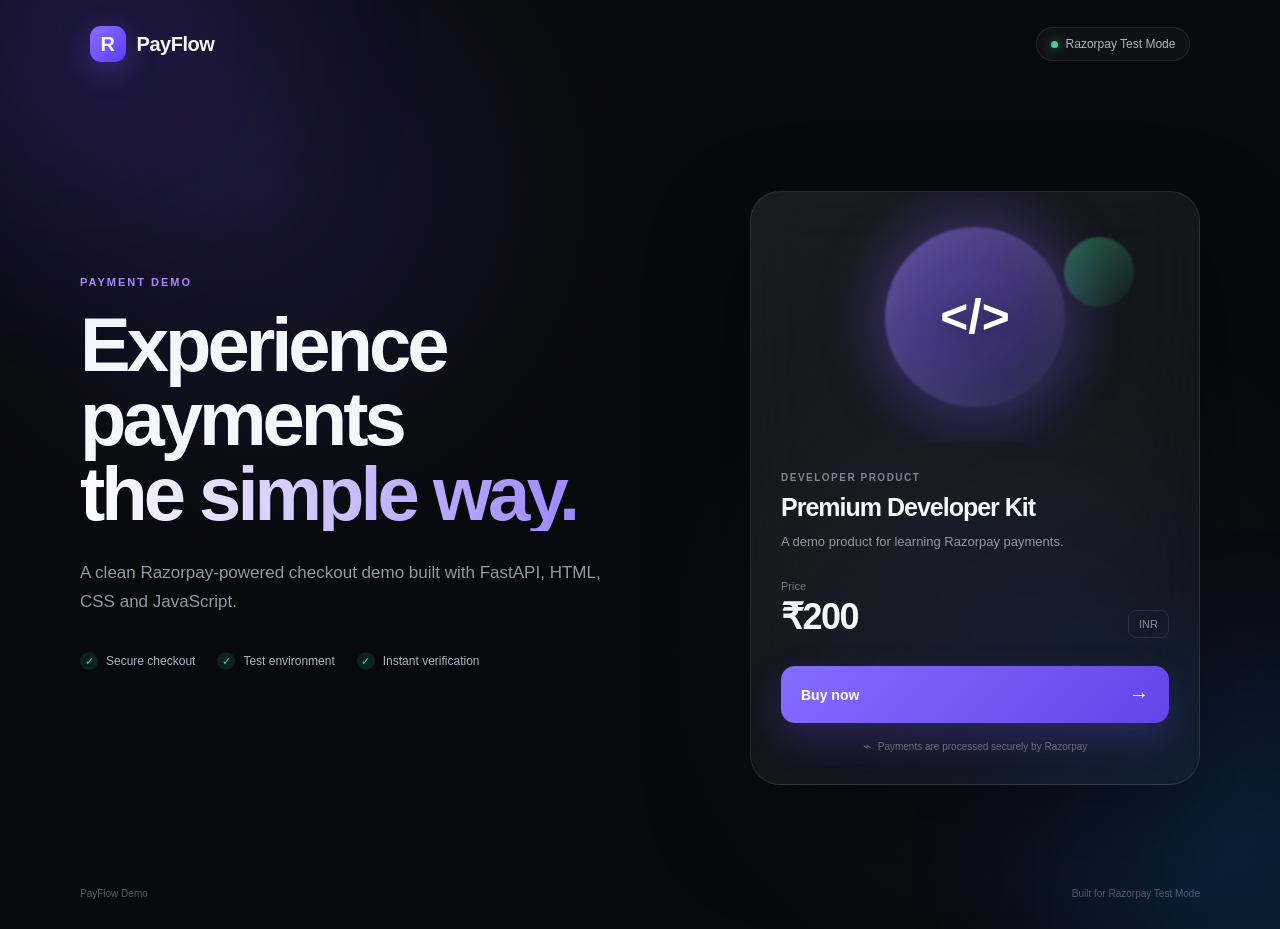
<file: templates/index.html>
<!DOCTYPE html>
<html lang="en">

<head>
    <meta charset="UTF-8">
    <meta name="viewport" content="width=device-width, initial-scale=1.0">

    <title>Premium Developer Kit — RazorPay Demo</title>
    <link rel="stylesheet" href="/static/css/style.css">
</head>

<body>

    <div class="background-glow glow-one"></div>
    <div class="background-glow glow-two"></div>

    <nav class="navbar">

        <div class="brand">
            <div class="brand-icon">R</div>
            <span>PayFlow</span>
        </div>

        <div class="nav-badge">
            <span class="status-dot"></span>
            Razorpay Test Mode
        </div>

    </nav>


    <main class="hero">

        <section class="hero-content">

            <div class="eyebrow">
                PAYMENT DEMO
            </div>

            <h1>
                Experience payments
                <span>the simple way.</span>
            </h1>

            <p class="hero-description">
                A clean Razorpay-powered checkout demo built with
                FastAPI, HTML, CSS and JavaScript.
            </p>

            <div class="trust-row">

                <div class="trust-item">
                    <div class="trust-icon">✓</div>
                    <span>Secure checkout</span>
                </div>

                <div class="trust-item">
                    <div class="trust-icon">✓</div>
                    <span>Test environment</span>
                </div>

                <div class="trust-item">
                    <div class="trust-icon">✓</div>
                    <span>Instant verification</span>
                </div>

            </div>

        </section>


        <section class="product-card">

            <div class="product-visual">

                <div class="product-orb orb-main"></div>
                <div class="product-orb orb-small"></div>

                <div class="product-symbol">
                    &lt;/&gt;
                </div>

            </div>


            <div class="product-info">

                <div class="product-category">
                    DEVELOPER PRODUCT
                </div>

                <h2>Premium Developer Kit</h2>

                <p>
                    A demo product for learning Razorpay payments.
                </p>

                <div class="price-row">

                    <div>
                        <span class="price-label">Price</span>

                        <div class="price">
                            ₹200
                        </div>
                    </div>

                    <div class="currency">
                        INR
                    </div>

                </div>


                <button class="buy-button" onclick="startPayment()">

                    <span>Buy now</span>

                    <span class="arrow">→</span>

                </button>


                <div class="secure-note">

                    <span class="lock">⌁</span>

                    Payments are processed securely by Razorpay

                </div>

            </div>

        </section>

    </main>


    <footer>

        <span>PayFlow Demo</span>

        <span>Built for Razorpay Test Mode</span>

    </footer>

    <script>
        const PRODUCT = {
            name: "Premium Developer Kit",
            description: "A demo product for learning Razorpay payments.",
            price: 200,
            currency: "INR"
        };

        async function startPayment() {

            const response = await fetch("/create-order", {
                method: "POST",

                headers: {
                    "Content-Type": "application/json"
                },

                body: JSON.stringify({
                    amount: PRODUCT.price,
                    currency: PRODUCT.currency
                })
            });

            const data = await response.json();

            window.location.href =
                `/payment?order_id=${encodeURIComponent(data.order_id)}`;
        }

    </script>

</body>

</html>
</file>
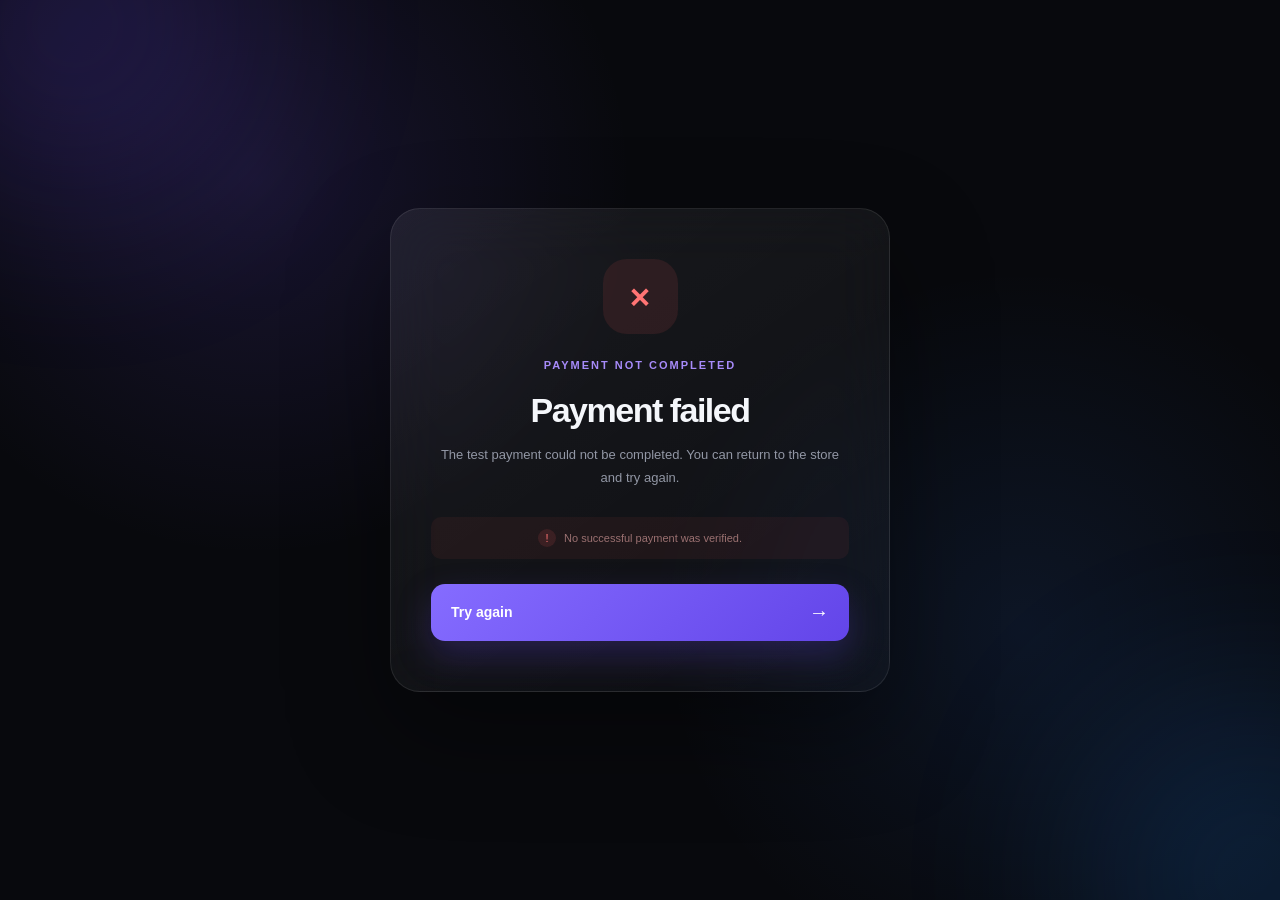
<file: templates/failed.html>
<!DOCTYPE html>
<html lang="en">

<head>

    <meta charset="UTF-8">

    <meta name="viewport" content="width=device-width, initial-scale=1.0">

    <title>Payment Failed — PayFlow</title>

    <link rel="stylesheet" href="/static/css/style.css">

</head>

<body>

    <div class="background-glow glow-one"></div>
    <div class="background-glow glow-two"></div>


    <main class="result-wrapper">

        <div class="result-card failed-card">

            <div class="result-icon failed-icon">
                ×
            </div>

            <div class="eyebrow">
                PAYMENT NOT COMPLETED
            </div>

            <h1>
                Payment failed
            </h1>

            <p>
                The test payment could not be completed.
                You can return to the store and try again.
            </p>


            <div class="failed-notice">

                <span>!</span>

                <div>
                    No successful payment was verified.
                </div>

            </div>


            <a href="/" class="buy-button result-button">

                <span>Try again</span>

                <span class="arrow">→</span>

            </a>

        </div>

    </main>

</body>

</html>
</file>
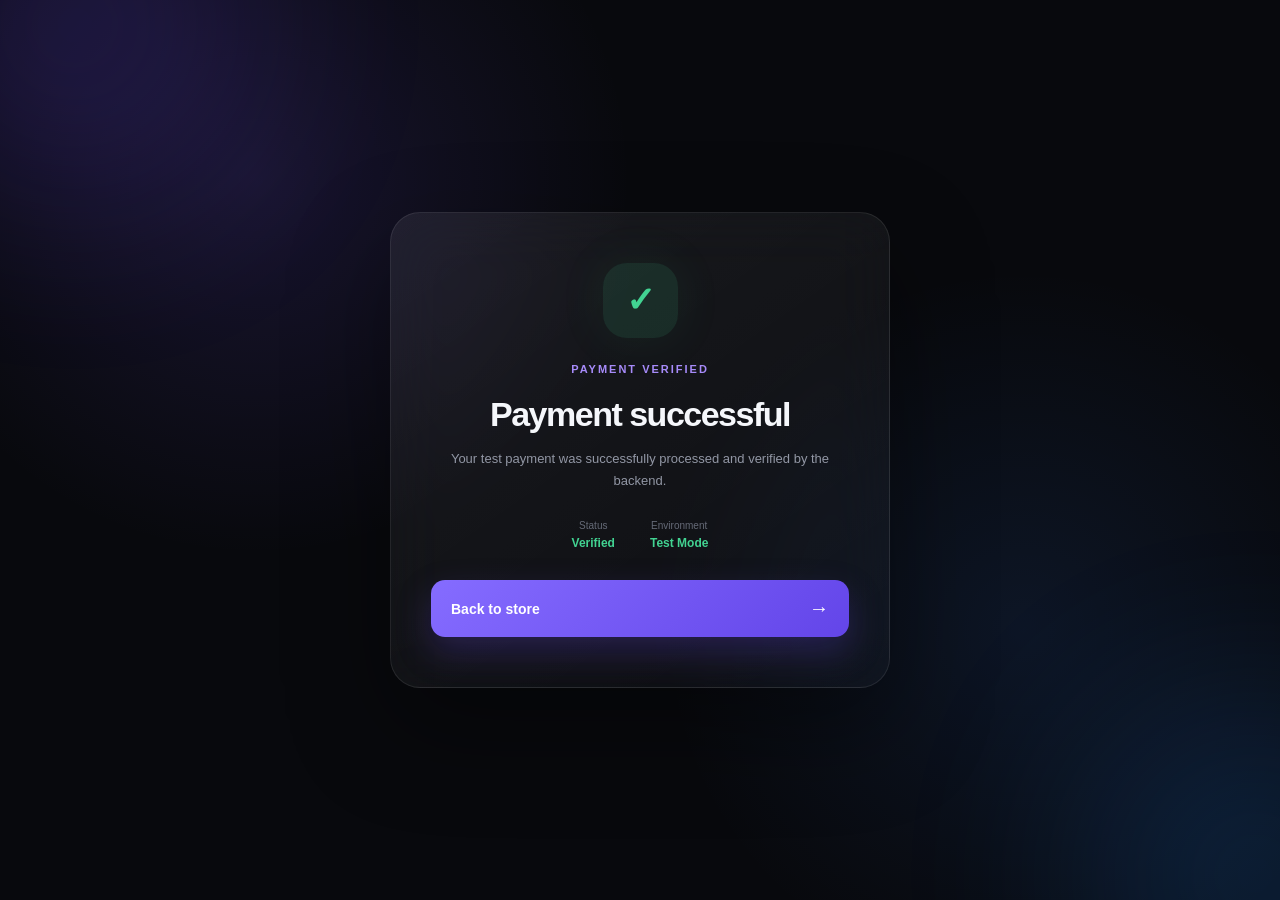
<file: templates/success.html>
<!DOCTYPE html>
<html lang="en">

<head>

    <meta charset="UTF-8">

    <meta name="viewport" content="width=device-width, initial-scale=1.0">

    <title>Payment Successful — PayFlow</title>

    <link rel="stylesheet" href="/static/css/style.css">

</head>

<body>

    <div class="background-glow glow-one"></div>
    <div class="background-glow glow-two"></div>


    <main class="result-wrapper">

        <div class="result-card success-card">

            <div class="result-icon success-icon">
                ✓
            </div>

            <div class="eyebrow">
                PAYMENT VERIFIED
            </div>

            <h1>
                Payment successful
            </h1>

            <p>
                Your test payment was successfully processed
                and verified by the backend.
            </p>


            <div class="success-details">

                <div>
                    <span>Status</span>
                    <strong>Verified</strong>
                </div>

                <div>
                    <span>Environment</span>
                    <strong>Test Mode</strong>
                </div>

            </div>


            <a href="/" class="buy-button result-button">

                <span>Back to store</span>

                <span class="arrow">→</span>

            </a>

        </div>

    </main>

</body>

</html>
</file>
<file: static/css/style.css>
* {
    margin: 0;
    padding: 0;
    box-sizing: border-box;
}


:root {
    --bg: #08090d;
    --card: rgba(20, 22, 30, 0.78);
    --border: rgba(255, 255, 255, 0.09);
    --text: #f5f7fb;
    --muted: #9297a5;
    --accent: #7c5cff;
    --accent-light: #a78bfa;
    --success: #42d392;
}


body {
    min-height: 100vh;

    background:
        radial-gradient(circle at 20% 20%,
            rgba(124, 92, 255, 0.14),
            transparent 30%),
        radial-gradient(circle at 80% 70%,
            rgba(58, 134, 255, 0.10),
            transparent 30%),
        var(--bg);

    color: var(--text);

    font-family:
        Inter,
        -apple-system,
        BlinkMacSystemFont,
        "Segoe UI",
        sans-serif;

    overflow-x: hidden;
}


/* Background effects */

.background-glow {
    position: fixed;

    width: 350px;
    height: 350px;

    border-radius: 50%;

    filter: blur(100px);

    opacity: 0.18;

    pointer-events: none;
}


.glow-one {
    background: #714cff;

    top: -150px;
    left: -100px;
}


.glow-two {
    background: #258aff;

    right: -150px;
    bottom: -150px;
}


/* Navbar */

.navbar {
    width: 100%;

    padding: 26px 7%;

    display: flex;

    align-items: center;

    justify-content: space-between;

    position: relative;

    z-index: 5;
}


.brand {
    display: flex;

    align-items: center;

    gap: 11px;

    font-size: 20px;

    font-weight: 700;

    letter-spacing: -0.5px;
}


.brand-icon {
    width: 36px;
    height: 36px;

    border-radius: 11px;

    display: flex;

    align-items: center;
    justify-content: center;

    background:
        linear-gradient(135deg,
            #8b6cff,
            #5c3eff);

    box-shadow:
        0 8px 30px rgba(124, 92, 255, 0.35);

    font-weight: 800;
}


.nav-badge {
    padding: 9px 14px;

    border: 1px solid var(--border);

    background: rgba(255, 255, 255, 0.035);

    border-radius: 100px;

    color: #aeb3c0;

    font-size: 12px;

    display: flex;

    align-items: center;

    gap: 8px;
}


.status-dot {
    width: 7px;
    height: 7px;

    background: var(--success);

    border-radius: 50%;

    box-shadow:
        0 0 12px rgba(66, 211, 146, 0.7);
}


/* Hero */

.hero {
    max-width: 1180px;

    margin: auto;

    min-height: calc(100vh - 100px);

    padding: 70px 30px;

    display: grid;

    grid-template-columns: 1fr 450px;

    gap: 90px;

    align-items: center;
}


.hero-content {
    padding-bottom: 30px;
}


.eyebrow {
    color: var(--accent-light);

    font-size: 11px;

    font-weight: 800;

    letter-spacing: 2px;

    margin-bottom: 20px;
}


.hero h1 {
    max-width: 700px;

    font-size: clamp(46px, 6vw, 76px);

    line-height: 0.98;

    letter-spacing: -4px;

    margin-bottom: 28px;
}


.hero h1 span {
    display: block;

    background:
        linear-gradient(90deg,
            #ffffff,
            #8d73ff);

    -webkit-background-clip: text;

    background-clip: text;

    color: transparent;
}


.hero-description {
    max-width: 560px;

    color: var(--muted);

    font-size: 17px;

    line-height: 1.7;

    margin-bottom: 35px;
}


.trust-row {
    display: flex;

    gap: 22px;

    flex-wrap: wrap;
}


.trust-item {
    display: flex;

    align-items: center;

    gap: 8px;

    color: #aeb3c0;

    font-size: 12px;
}


.trust-icon {
    width: 18px;
    height: 18px;

    display: flex;

    align-items: center;
    justify-content: center;

    border-radius: 50%;

    background: rgba(66, 211, 146, 0.12);

    color: var(--success);

    font-size: 11px;
}


/* Product card */

.product-card {
    background:
        linear-gradient(145deg,
            rgba(255, 255, 255, 0.08),
            rgba(255, 255, 255, 0.025));

    border: 1px solid var(--border);

    border-radius: 30px;

    overflow: hidden;

    backdrop-filter: blur(30px);

    box-shadow:
        0 40px 100px rgba(0, 0, 0, 0.4);

    transition:
        transform 0.35s ease,
        border-color 0.35s ease;
}


.product-card:hover {
    transform: translateY(-6px);

    border-color:
        rgba(124, 92, 255, 0.3);
}


.product-visual {
    height: 250px;

    position: relative;

    overflow: hidden;

    display: flex;

    align-items: center;

    justify-content: center;

    background:
        radial-gradient(circle at center,
            rgba(124, 92, 255, 0.22),
            transparent 55%);
}


.product-orb {
    position: absolute;

    border-radius: 50%;

    filter: blur(1px);
}


.orb-main {
    width: 180px;
    height: 180px;

    background:
        linear-gradient(135deg,
            rgba(138, 109, 255, 0.55),
            rgba(60, 40, 180, 0.12));

    box-shadow:
        inset 0 0 50px rgba(255, 255, 255, 0.08),
        0 0 70px rgba(124, 92, 255, 0.3);
}


.orb-small {
    width: 70px;
    height: 70px;

    right: 65px;
    top: 45px;

    background:
        linear-gradient(135deg,
            rgba(66, 211, 146, 0.4),
            rgba(30, 130, 100, 0.05));
}


.product-symbol {
    position: relative;

    z-index: 2;

    font-size: 48px;

    font-weight: 800;

    color: white;

    text-shadow:
        0 5px 25px rgba(0, 0, 0, 0.5);
}


.product-info {
    padding: 30px;
}


.product-category {
    font-size: 10px;

    letter-spacing: 1.5px;

    font-weight: 800;

    color: #7f8492;

    margin-bottom: 10px;
}


.product-info h2 {
    font-size: 25px;

    letter-spacing: -1px;

    margin-bottom: 10px;
}


.product-info p {
    color: var(--muted);

    line-height: 1.6;

    font-size: 13px;
}


.price-row {
    margin: 28px 0;

    display: flex;

    align-items: end;

    justify-content: space-between;
}


.price-label {
    display: block;

    font-size: 11px;

    color: #737886;

    margin-bottom: 4px;
}


.price {
    font-size: 36px;

    font-weight: 750;

    letter-spacing: -1.5px;
}


.currency {
    font-size: 11px;

    color: #858a97;

    border: 1px solid var(--border);

    padding: 7px 10px;

    border-radius: 8px;
}


/* Buttons */

.buy-button {
    width: 100%;

    border: 0;

    padding: 17px 20px;

    border-radius: 14px;

    cursor: pointer;

    background:
        linear-gradient(135deg,
            #856cff,
            #6345e9);

    color: white;

    font-size: 14px;

    font-weight: 700;

    display: flex;

    align-items: center;

    justify-content: space-between;

    box-shadow:
        0 15px 35px rgba(102, 73, 235, 0.25);

    transition:
        transform 0.2s ease,
        box-shadow 0.2s ease,
        opacity 0.2s ease;
}


.buy-button:hover:not(:disabled) {
    transform: translateY(-2px);

    box-shadow:
        0 20px 40px rgba(102, 73, 235, 0.35);
}


.buy-button:disabled {
    opacity: 0.65;

    cursor: not-allowed;
}


.arrow {
    font-size: 20px;

    transition: transform 0.2s ease;
}


.buy-button:hover .arrow {
    transform: translateX(4px);
}


.secure-note {
    margin-top: 15px;

    display: flex;

    justify-content: center;

    align-items: center;

    gap: 7px;

    color: #696e7c;

    font-size: 10px;
}


.lock {
    font-size: 14px;
}


/* Footer */

footer {
    max-width: 1180px;

    margin: auto;

    padding: 0 30px 30px;

    display: flex;

    justify-content: space-between;

    color: #555a66;

    font-size: 10px;
}


/* Checkout */

.checkout-wrapper {
    max-width: 620px;

    margin: auto;

    padding: 50px 25px 80px;
}


.back-link {
    color: #888e9c;

    text-decoration: none;

    font-size: 13px;

    display: inline-block;

    margin-bottom: 20px;
}


.back-link:hover {
    color: white;
}


.checkout-card {
    padding: 34px;

    border-radius: 28px;

    border: 1px solid var(--border);

    background:
        linear-gradient(145deg,
            rgba(255, 255, 255, 0.07),
            rgba(255, 255, 255, 0.025));

    backdrop-filter: blur(30px);

    box-shadow:
        0 40px 100px rgba(0, 0, 0, 0.4);
}


.checkout-header {
    display: flex;

    gap: 16px;

    align-items: center;

    margin-bottom: 30px;
}


.checkout-header h1 {
    font-size: 26px;

    letter-spacing: -1px;
}


.checkout-icon {
    width: 46px;
    height: 46px;

    border-radius: 14px;

    display: flex;

    align-items: center;
    justify-content: center;

    background:
        rgba(124, 92, 255, 0.15);

    color: var(--accent-light);

    font-weight: 700;
}


.order-box {
    padding: 22px;

    border-radius: 18px;

    background: rgba(0, 0, 0, 0.2);

    border: 1px solid var(--border);
}


.order-product {
    display: flex;

    align-items: center;

    gap: 14px;
}


.mini-product-icon {
    width: 45px;
    height: 45px;

    display: flex;

    align-items: center;
    justify-content: center;

    border-radius: 12px;

    background:
        linear-gradient(135deg,
            #7658f3,
            #422cb5);

    font-weight: 800;
}


.order-product h3 {
    font-size: 14px;

    margin-bottom: 4px;
}


.order-product p {
    color: #777c89;

    font-size: 11px;
}


.divider {
    height: 1px;

    background: var(--border);

    margin: 20px 0;
}


.amount-row {
    display: flex;

    justify-content: space-between;

    align-items: center;

    color: #888d9a;

    font-size: 12px;
}


.amount-row strong {
    color: white;

    font-size: 21px;
}


.test-notice {
    display: flex;

    gap: 12px;

    padding: 16px;

    margin: 20px 0;

    border-radius: 15px;

    background: rgba(124, 92, 255, 0.07);

    border: 1px solid rgba(124, 92, 255, 0.12);
}


.notice-icon {
    width: 22px;
    height: 22px;

    flex-shrink: 0;

    border-radius: 50%;

    display: flex;

    align-items: center;
    justify-content: center;

    background: rgba(124, 92, 255, 0.2);

    color: var(--accent-light);

    font-size: 11px;

    font-weight: 800;
}


.test-notice strong {
    font-size: 12px;
}


.test-notice p {
    margin-top: 4px;

    color: #777c89;

    font-size: 11px;

    line-height: 1.5;
}


.checkout-button {
    margin-top: 5px;
}


.payment-methods {
    display: flex;

    justify-content: center;

    gap: 8px;

    flex-wrap: wrap;

    margin-top: 18px;
}


.payment-methods span {
    padding: 6px 9px;

    border-radius: 6px;

    border: 1px solid var(--border);

    color: #666b78;

    font-size: 9px;
}


.checkout-security {
    margin-top: 20px;
}


/* Result pages */

.result-wrapper {
    min-height: 100vh;

    display: flex;

    align-items: center;

    justify-content: center;

    padding: 30px;
}


.result-card {
    width: 100%;

    max-width: 500px;

    padding: 50px 40px;

    text-align: center;

    border-radius: 30px;

    background:
        linear-gradient(145deg,
            rgba(255, 255, 255, 0.07),
            rgba(255, 255, 255, 0.025));

    border: 1px solid var(--border);

    backdrop-filter: blur(30px);

    box-shadow:
        0 40px 100px rgba(0, 0, 0, 0.4);
}


.result-icon {
    width: 75px;
    height: 75px;

    margin: 0 auto 25px;

    border-radius: 24px;

    display: flex;

    align-items: center;
    justify-content: center;

    font-size: 35px;

    font-weight: 600;
}


.success-icon {
    background: rgba(66, 211, 146, 0.12);

    color: var(--success);

    box-shadow:
        0 0 50px rgba(66, 211, 146, 0.08);
}


.failed-icon {
    background: rgba(255, 90, 90, 0.10);

    color: #ff7474;
}


.result-card h1 {
    font-size: 34px;

    letter-spacing: -1.5px;

    margin-bottom: 14px;
}


.result-card>p {
    color: var(--muted);

    font-size: 13px;

    line-height: 1.7;

    margin-bottom: 28px;
}


.success-details {
    display: flex;

    justify-content: center;

    gap: 35px;

    margin-bottom: 30px;
}


.success-details div {
    display: flex;

    flex-direction: column;

    gap: 5px;
}


.success-details span {
    color: #666b78;

    font-size: 10px;
}


.success-details strong {
    font-size: 12px;

    color: var(--success);
}


.result-button {
    text-decoration: none;
}


.failed-notice {
    display: flex;

    align-items: center;

    justify-content: center;

    gap: 8px;

    padding: 12px;

    border-radius: 10px;

    background: rgba(255, 90, 90, 0.06);

    color: #9b7171;

    font-size: 11px;

    margin-bottom: 25px;
}


.failed-notice span {
    width: 18px;
    height: 18px;

    display: flex;

    align-items: center;
    justify-content: center;

    border-radius: 50%;

    background: rgba(255, 90, 90, 0.12);

    color: #ff7474;
}


/* Responsive */

@media (max-width: 850px) {

    .hero {
        grid-template-columns: 1fr;

        gap: 50px;

        padding-top: 30px;

        max-width: 600px;
    }


    .hero h1 {
        font-size: 52px;

        letter-spacing: -3px;
    }


    .product-card {
        max-width: 500px;

        width: 100%;

        margin: auto;
    }

}


@media (max-width: 550px) {

    .navbar {
        padding: 20px;
    }


    .nav-badge {
        font-size: 9px;
    }


    .hero {
        padding: 30px 20px 50px;
    }


    .hero h1 {
        font-size: 43px;
    }


    .hero-description {
        font-size: 14px;
    }


    .product-info {
        padding: 25px;
    }


    .checkout-card {
        padding: 25px 20px;
    }


    .checkout-header h1 {
        font-size: 21px;
    }


    .result-card {
        padding: 40px 25px;
    }


    footer {
        padding: 0 20px 25px;
    }

}
</file>
